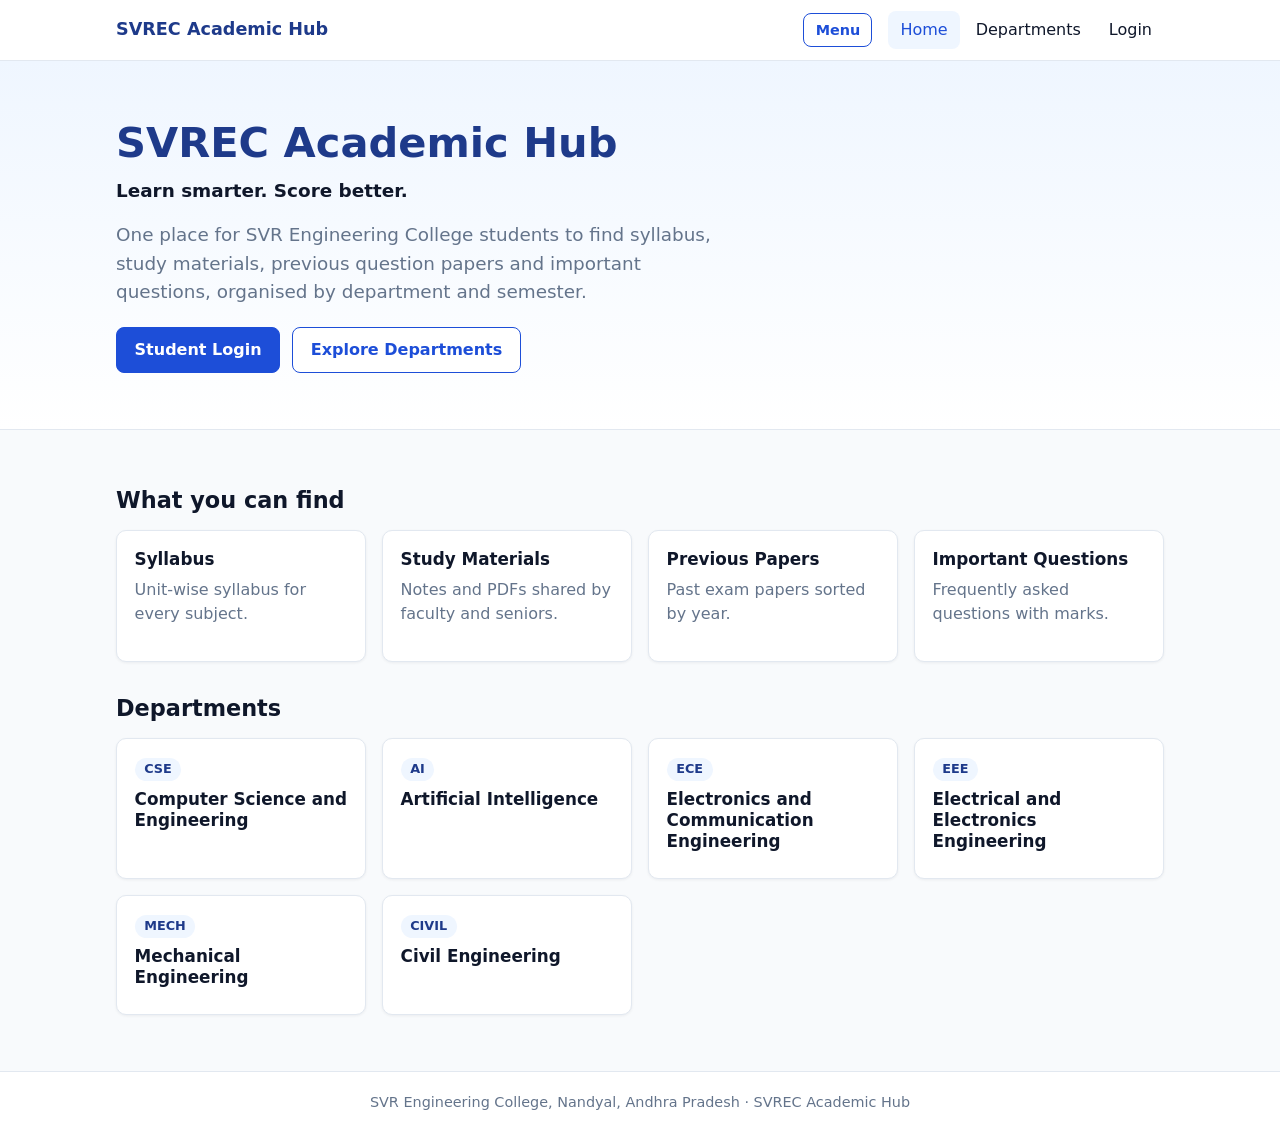
<file: index.html>
<!DOCTYPE html>
<html lang="en"><head><meta charset="UTF-8"><meta name="viewport" content="width=device-width,initial-scale=1">
<title>Home | SVREC Academic Hub</title><link rel="stylesheet" href="style.css"></head>
<body><div id="nav"></div>
<header class="hero"><div class="container">
  <h1>SVREC Academic Hub</h1>
  <p class="lead"><strong>Learn smarter. Score better.</strong></p>
  <p class="lead muted">One place for SVR Engineering College students to find syllabus, study materials, previous question papers and important questions, organised by department and semester.</p>
  <div class="actions"><a class="btn" href="login.html">Student Login</a><a class="btn ghost" href="departments.html">Explore Departments</a></div>
</div></header>
<main class="container">
  <h2 class="section-title">What you can find</h2>
  <div class="grid">
    <div class="card"><h3>Syllabus</h3><p class="muted">Unit-wise syllabus for every subject.</p></div>
    <div class="card"><h3>Study Materials</h3><p class="muted">Notes and PDFs shared by faculty and seniors.</p></div>
    <div class="card"><h3>Previous Papers</h3><p class="muted">Past exam papers sorted by year.</p></div>
    <div class="card"><h3>Important Questions</h3><p class="muted">Frequently asked questions with marks.</p></div>
  </div>
  <h2 class="section-title">Departments</h2>
  <div class="grid" id="depts"></div>
</main>
<div id="footer"></div>
<script src="config.js"></script><script src="common.js"></script><script src="demo.js"></script><script src="api.js"></script>
<script>
(async()=>{const box=document.getElementById("depts");box.innerHTML=loadingHtml();
try{const d=await apiGet("/api/departments");box.innerHTML=d.map(x=>`<a class="card" href="departments.html?dept=${x.id}"><span class="tag">${esc(x.code)}</span><h3 style="margin-top:.5rem">${esc(x.name)}</h3></a>`).join("")||emptyHtml("No departments yet.");}
catch(e){box.innerHTML=errorHtml(e.message);}})();</script>
<script>renderNav('index.html');</script></body></html>
</file>
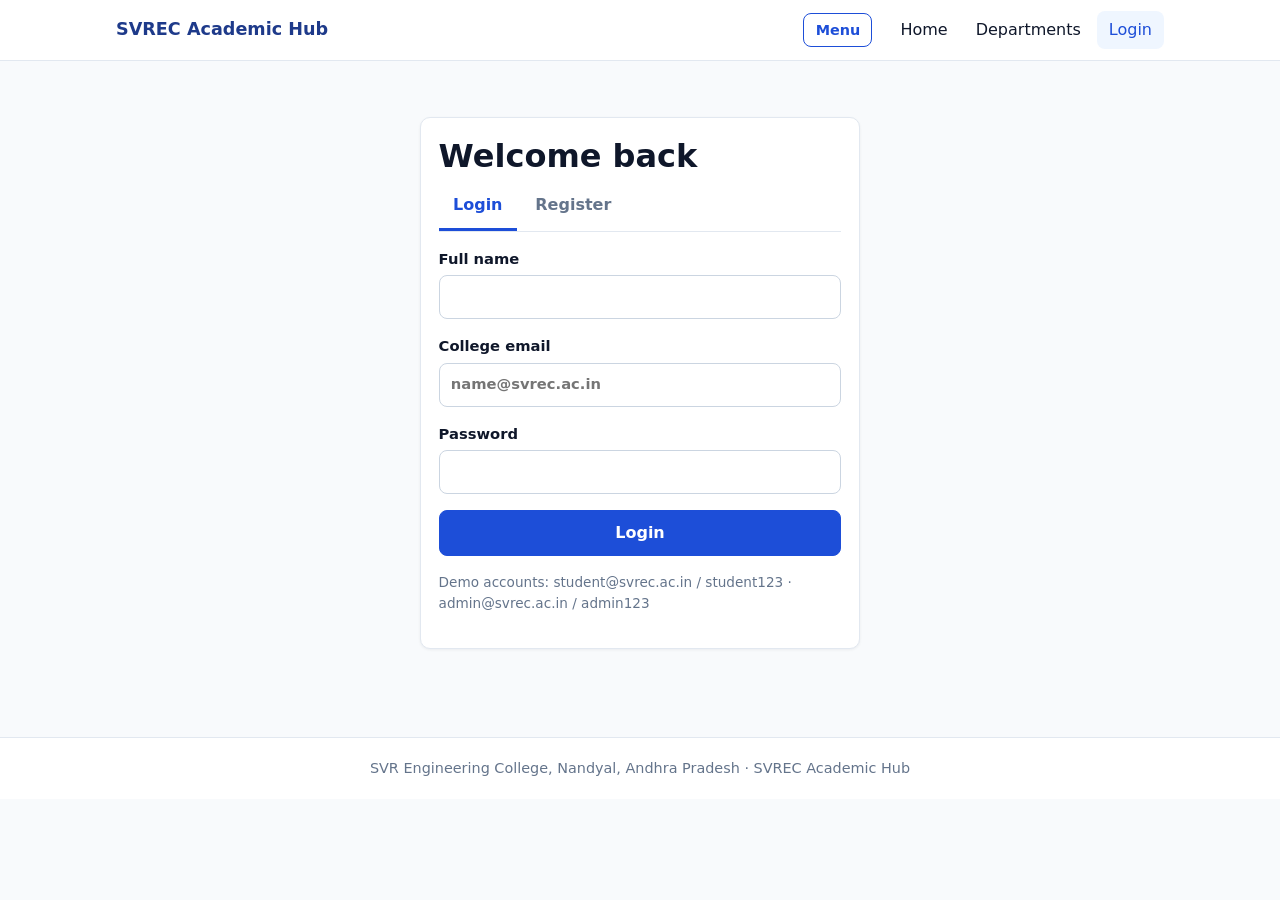
<file: admin.html>
<!DOCTYPE html>
<html lang="en"><head><meta charset="UTF-8"><meta name="viewport" content="width=device-width,initial-scale=1">
<title>Admin | SVREC Academic Hub</title><link rel="stylesheet" href="style.css"></head>
<body><div id="nav"></div>
<main class="container">
  <h1>Admin dashboard</h1>
  <div class="tabs" role="tablist" id="tabs"></div>
  <div id="view"></div>
</main>
<dialog id="dlg"><form id="dform" novalidate><h2 id="dtitle"></h2><div id="dfields"></div><div id="derr"></div>
  <div class="actions"><button class="btn" id="dsave">Save</button><button type="button" class="btn ghost" id="dcancel">Cancel</button></div></form></dialog>
<div id="footer"></div>
<script src="config.js"></script><script src="common.js"></script><script src="demo.js"></script><script src="api.js"></script>
<script src="admin.js"></script>
<script>renderNav('admin.html');</script></body></html>
</file>
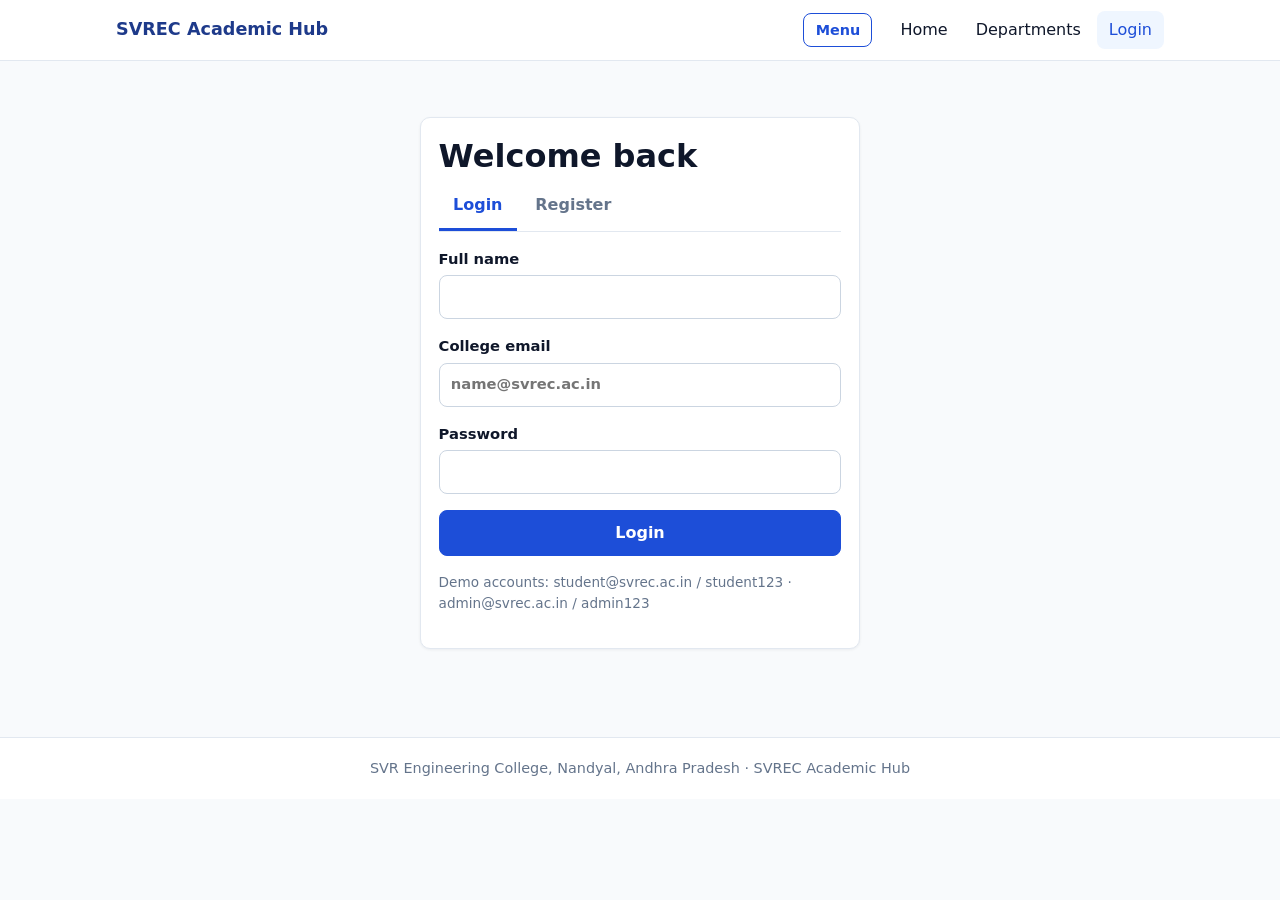
<file: dashboard.html>
<!DOCTYPE html>
<html lang="en"><head><meta charset="UTF-8"><meta name="viewport" content="width=device-width,initial-scale=1">
<title>Dashboard | SVREC Academic Hub</title><link rel="stylesheet" href="style.css"></head>
<body><div id="nav"></div>
<main class="container">
  <h1 id="hello">Dashboard</h1><p class="muted" id="meta"></p>
  <form class="searchbar" action="subjects.html" role="search"><input name="q" placeholder="Search subjects, materials, papers, questions" aria-label="Search" required><button class="btn">Search</button></form>
  <div class="grid" id="quick"></div>
  <h2 class="section-title">Recently added materials</h2><div id="mats">Loading…</div>
  <h2 class="section-title">Previous papers</h2><div id="papers"></div>
  <h2 class="section-title">Important questions</h2><div id="qs"></div>
</main>
<div id="footer"></div>
<script src="config.js"></script><script src="common.js"></script><script src="demo.js"></script><script src="api.js"></script>
<script src="dashboard.js"></script>
<script>renderNav('dashboard.html');</script></body></html>
</file>
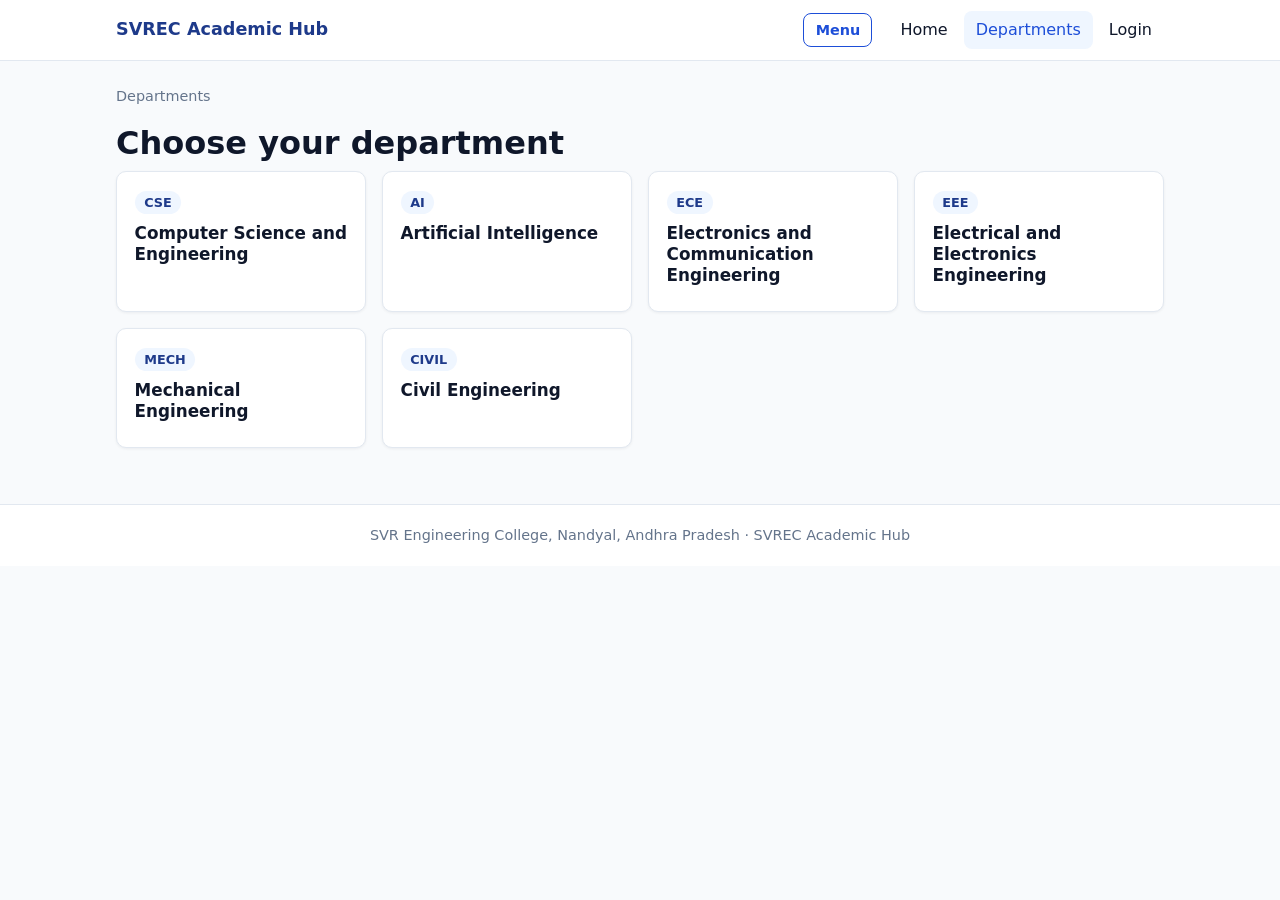
<file: departments.html>
<!DOCTYPE html>
<html lang="en"><head><meta charset="UTF-8"><meta name="viewport" content="width=device-width,initial-scale=1">
<title>Departments | SVREC Academic Hub</title><link rel="stylesheet" href="style.css"></head>
<body><div id="nav"></div>
<main class="container">
  <div class="crumbs" id="crumbs">Departments</div>
  <h1 id="title">Choose your department</h1>
  <div class="grid" id="cards">Loading…</div>
</main>
<div id="footer"></div>
<script src="config.js"></script><script src="common.js"></script><script src="demo.js"></script><script src="api.js"></script>
<script src="departments.js"></script>
<script>renderNav('departments.html');</script></body></html>
</file>
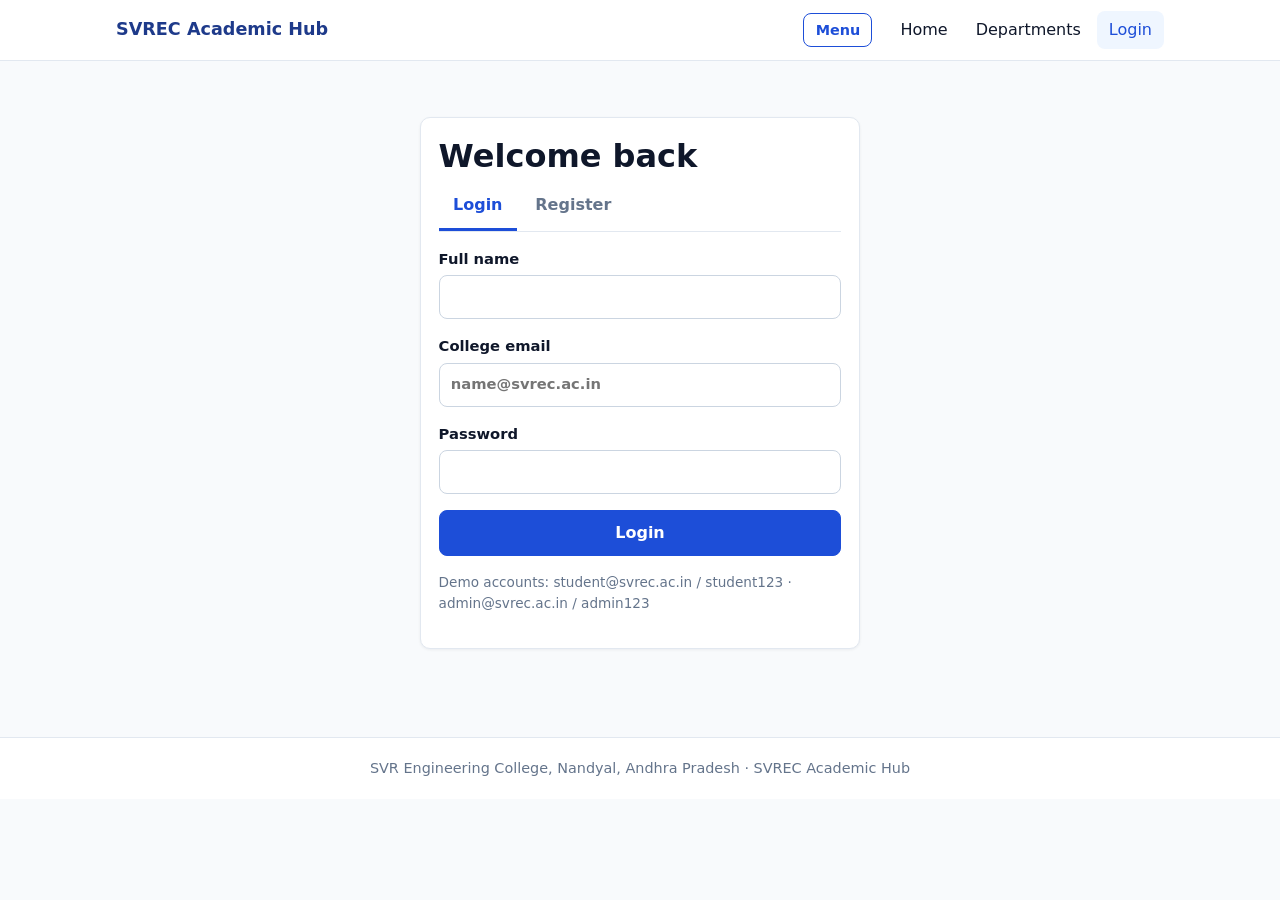
<file: login.html>
<!DOCTYPE html>
<html lang="en"><head><meta charset="UTF-8"><meta name="viewport" content="width=device-width,initial-scale=1">
<title>Login | SVREC Academic Hub</title><link rel="stylesheet" href="style.css"></head>
<body><div id="nav"></div>
<main class="container"><div class="card auth">
  <h1>Welcome back</h1>
  <div class="tabs" role="tablist"><button role="tab" id="tabLogin" aria-selected="true">Login</button><button role="tab" id="tabReg" aria-selected="false">Register</button></div>
  <div id="msg"></div>
  <form id="form" novalidate>
    <label id="nameWrap" hidden>Full name<input id="name" autocomplete="name"></label>
    <label>College email<input id="email" type="email" placeholder="name@svrec.ac.in" autocomplete="username" required></label>
    <label>Password<input id="password" type="password" autocomplete="current-password" required></label>
    <div id="regFields" hidden>
      <label>Department<select id="department"></select></label>
      <label>Semester<select id="semester"></select></label>
    </div>
    <button class="btn" id="submit" style="width:100%">Login</button>
  </form>
  <p class="muted" style="margin-top:1rem;font-size:.85rem">Demo accounts: student@svrec.ac.in / student123 · admin@svrec.ac.in / admin123</p>
</div></main>
<div id="footer"></div>
<script src="config.js"></script><script src="common.js"></script><script src="demo.js"></script><script src="api.js"></script>
<script src="login.js"></script>
<script>renderNav('login.html');</script></body></html>
</file>
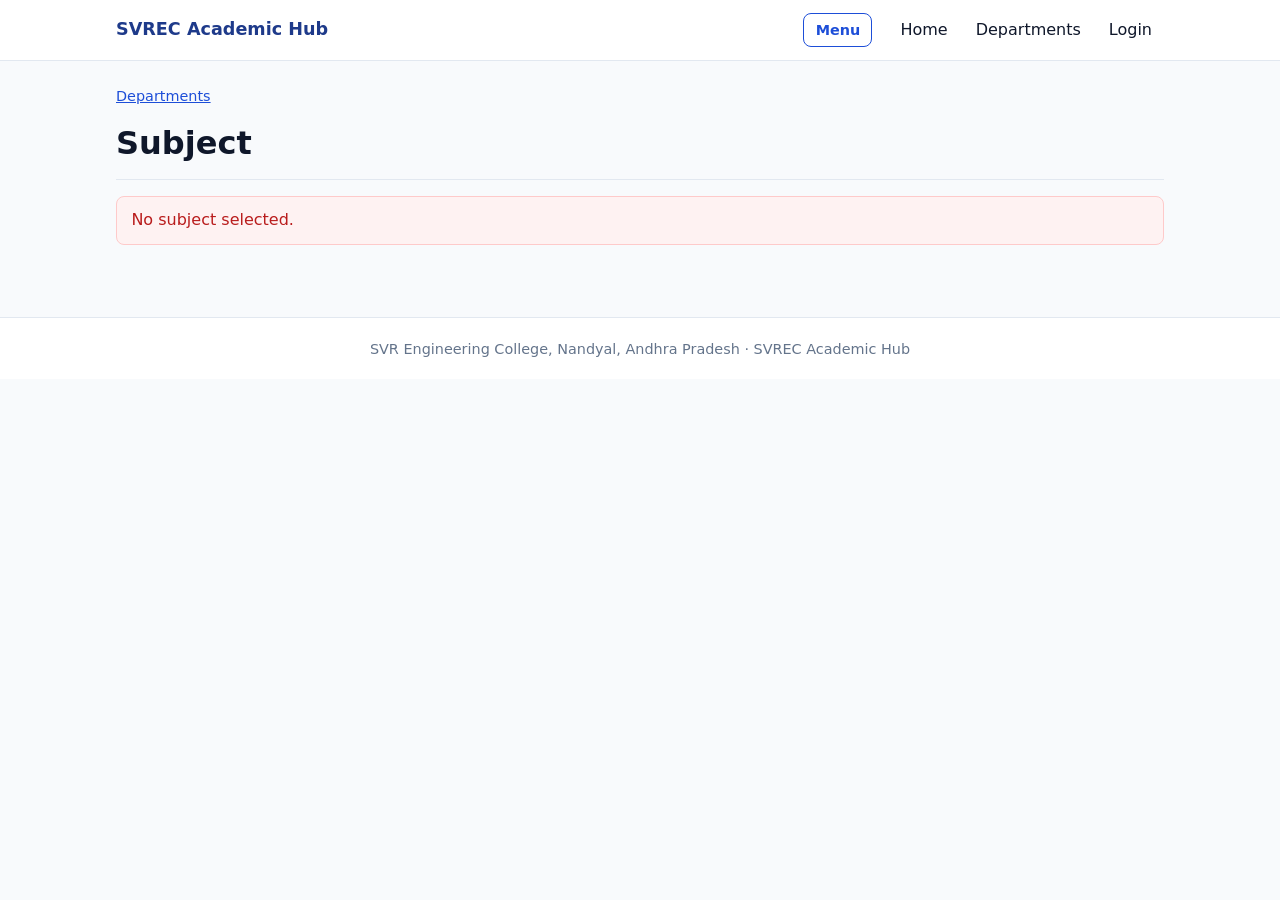
<file: materials.html>
<!DOCTYPE html>
<html lang="en"><head><meta charset="UTF-8"><meta name="viewport" content="width=device-width,initial-scale=1">
<title>Subject | SVREC Academic Hub</title><link rel="stylesheet" href="style.css"></head>
<body><div id="nav"></div>
<main class="container">
  <div class="crumbs" id="crumbs"><a href="departments.html">Departments</a></div>
  <h1 id="title">Subject</h1><p class="muted" id="sub"></p>
  <div class="tabs" role="tablist" id="tabs"></div><div id="panel"></div>
</main>
<div id="footer"></div>
<script src="config.js"></script><script src="common.js"></script><script src="demo.js"></script><script src="api.js"></script>
<script src="materials.js"></script>
<script>renderNav('materials.html');</script></body></html>
</file>
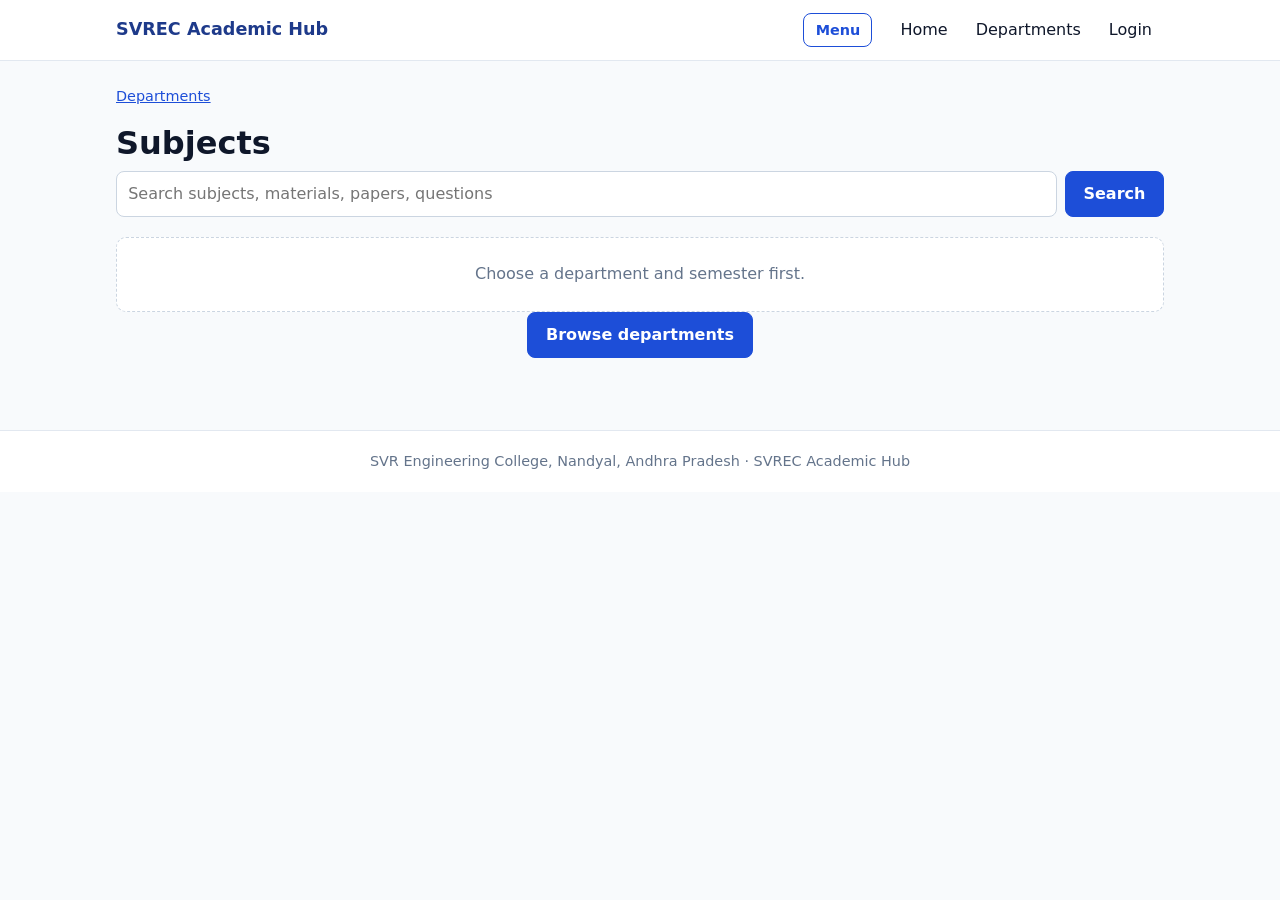
<file: subjects.html>
<!DOCTYPE html>
<html lang="en"><head><meta charset="UTF-8"><meta name="viewport" content="width=device-width,initial-scale=1">
<title>Subjects | SVREC Academic Hub</title><link rel="stylesheet" href="style.css"></head>
<body><div id="nav"></div>
<main class="container">
  <div class="crumbs" id="crumbs"><a href="departments.html">Departments</a></div>
  <h1 id="title">Subjects</h1>
  <form class="searchbar" role="search"><input name="q" id="q" placeholder="Search subjects, materials, papers, questions" aria-label="Search"><button class="btn">Search</button></form>
  <div id="out"></div>
</main>
<div id="footer"></div>
<script src="config.js"></script><script src="common.js"></script><script src="demo.js"></script><script src="api.js"></script>
<script src="subjects.js"></script>
<script>renderNav('subjects.html');</script></body></html>
</file>
<file: style.css>
/* SVREC Academic Hub - shared styles */
:root{--blue:#1d4ed8;--blue-d:#1e3a8a;--blue-l:#eff6ff;--bg:#f8fafc;--card:#fff;--text:#0f172a;--muted:#64748b;--line:#e2e8f0;--red:#b91c1c;--green:#15803d;--r:10px}
*{box-sizing:border-box}
body{margin:0;font:16px/1.55 system-ui,-apple-system,"Segoe UI",Roboto,sans-serif;color:var(--text);background:var(--bg)}
a{color:var(--blue)}h1,h2,h3{line-height:1.25;margin:0 0 .5rem}h1{font-size:2rem}h2{font-size:1.4rem}h3{font-size:1.05rem}
p{margin:0 0 1rem}.muted{color:var(--muted)}.container{max-width:1080px;margin:0 auto;padding:1.5rem 1rem}
:focus-visible{outline:3px solid #93c5fd;outline-offset:2px}
.nav{background:#fff;border-bottom:1px solid var(--line);position:sticky;top:0;z-index:10}
.nav-in{max-width:1080px;margin:0 auto;padding:.7rem 1rem;display:flex;align-items:center;gap:1rem;flex-wrap:wrap}
.brand{font-weight:700;color:var(--blue-d);text-decoration:none;font-size:1.1rem;margin-right:auto}
.nav-links{display:flex;gap:.25rem;flex-wrap:wrap;align-items:center}
.nav-links a{padding:.4rem .75rem;border-radius:8px;color:var(--text);text-decoration:none}
.nav-links a:hover,.nav-links a.active{background:var(--blue-l);color:var(--blue)}
.nav-toggle{display:none}
@media(max-width:700px){.nav-toggle{display:inline-block}.nav-links{display:none;width:100%;flex-direction:column;align-items:stretch}.nav-links.open{display:flex}}
.btn{display:inline-block;padding:.6rem 1.1rem;border-radius:8px;border:1px solid var(--blue);background:var(--blue);color:#fff;font:inherit;font-weight:600;cursor:pointer;text-decoration:none}
.btn:hover{background:var(--blue-d)}.btn.ghost{background:#fff;color:var(--blue)}.btn.ghost:hover{background:var(--blue-l)}
.btn.danger{background:#fff;color:var(--red);border-color:#fca5a5}.btn.sm{padding:.3rem .7rem;font-size:.9rem}.btn:disabled{opacity:.6;cursor:wait}
label{display:block;font-weight:600;font-size:.92rem;margin-bottom:1rem}
input,select,textarea{display:block;width:100%;margin-top:.3rem;padding:.6rem .7rem;border:1px solid #cbd5e1;border-radius:8px;font:inherit;background:#fff}
input:focus,select:focus,textarea:focus{border-color:var(--blue)}
.grid{display:grid;gap:1rem;grid-template-columns:repeat(auto-fill,minmax(230px,1fr))}
.card{background:var(--card);border:1px solid var(--line);border-radius:var(--r);padding:1.1rem;box-shadow:0 1px 3px rgba(15,23,42,.06)}
a.card{text-decoration:none;color:inherit;display:block}a.card:hover{border-color:var(--blue)}
.tag{display:inline-block;background:var(--blue-l);color:var(--blue-d);border-radius:999px;padding:.1rem .6rem;font-size:.8rem;font-weight:600}
.hero{background:linear-gradient(#eff6ff,#fff);border-bottom:1px solid var(--line)}
.hero .container{padding:3.5rem 1rem}.hero h1{font-size:2.6rem;color:var(--blue-d)}.hero .lead{font-size:1.15rem;max-width:620px}
.actions{display:flex;gap:.75rem;flex-wrap:wrap;margin-top:1.25rem}
.section-title{margin:2rem 0 1rem}
.crumbs{font-size:.9rem;color:var(--muted);margin-bottom:1rem}
.list{list-style:none;margin:0;padding:0}.list li{padding:.7rem 0;border-bottom:1px solid var(--line);display:flex;justify-content:space-between;gap:1rem;flex-wrap:wrap}.list li:last-child{border:0}
.auth{max-width:440px;margin:2rem auto}
.tabs{display:flex;gap:.25rem;border-bottom:1px solid var(--line);margin-bottom:1rem;overflow-x:auto}
.tabs button{background:none;border:0;border-bottom:3px solid transparent;padding:.6rem .9rem;font:inherit;font-weight:600;color:var(--muted);cursor:pointer;white-space:nowrap}
.tabs button[aria-selected=true]{color:var(--blue);border-color:var(--blue)}
.stat{font-size:1.9rem;font-weight:700;color:var(--blue-d)}
.table-wrap{overflow-x:auto}table{width:100%;border-collapse:collapse;background:#fff}
th,td{text-align:left;padding:.6rem .7rem;border-bottom:1px solid var(--line);font-size:.93rem;vertical-align:top}th{background:var(--blue-l);color:var(--blue-d)}
.act{white-space:nowrap}.act .btn{margin-right:.35rem}
.alert{padding:.7rem .9rem;border-radius:8px;margin-bottom:1rem}.alert.error{background:#fef2f2;color:var(--red);border:1px solid #fecaca}
.empty{padding:1.5rem;text-align:center;color:var(--muted);border:1px dashed #cbd5e1;border-radius:var(--r);background:#fff}
.loading{padding:1.5rem;text-align:center;color:var(--muted)}
.spinner{display:inline-block;width:16px;height:16px;border:3px solid #bfdbfe;border-top-color:var(--blue);border-radius:50%;animation:spin .8s linear infinite;vertical-align:-3px}
@keyframes spin{to{transform:rotate(360deg)}}@media(prefers-reduced-motion:reduce){.spinner{animation-duration:2s}}
#toasts{position:fixed;right:1rem;bottom:1rem;display:grid;gap:.5rem;z-index:50}
.toast{background:#fff;border-left:4px solid var(--green);padding:.7rem 1rem;border-radius:8px;box-shadow:0 4px 14px rgba(15,23,42,.15)}.toast.error{border-color:var(--red)}
dialog{border:0;border-radius:var(--r);padding:1.25rem;width:min(520px,94vw);box-shadow:0 10px 40px rgba(15,23,42,.3)}dialog::backdrop{background:rgba(15,23,42,.4)}
.footer{border-top:1px solid var(--line);background:#fff;text-align:center;padding:1.2rem;color:var(--muted);font-size:.9rem;margin-top:2rem}
.searchbar{display:flex;gap:.5rem;margin-bottom:1.25rem}.searchbar input{margin:0}
</file>
